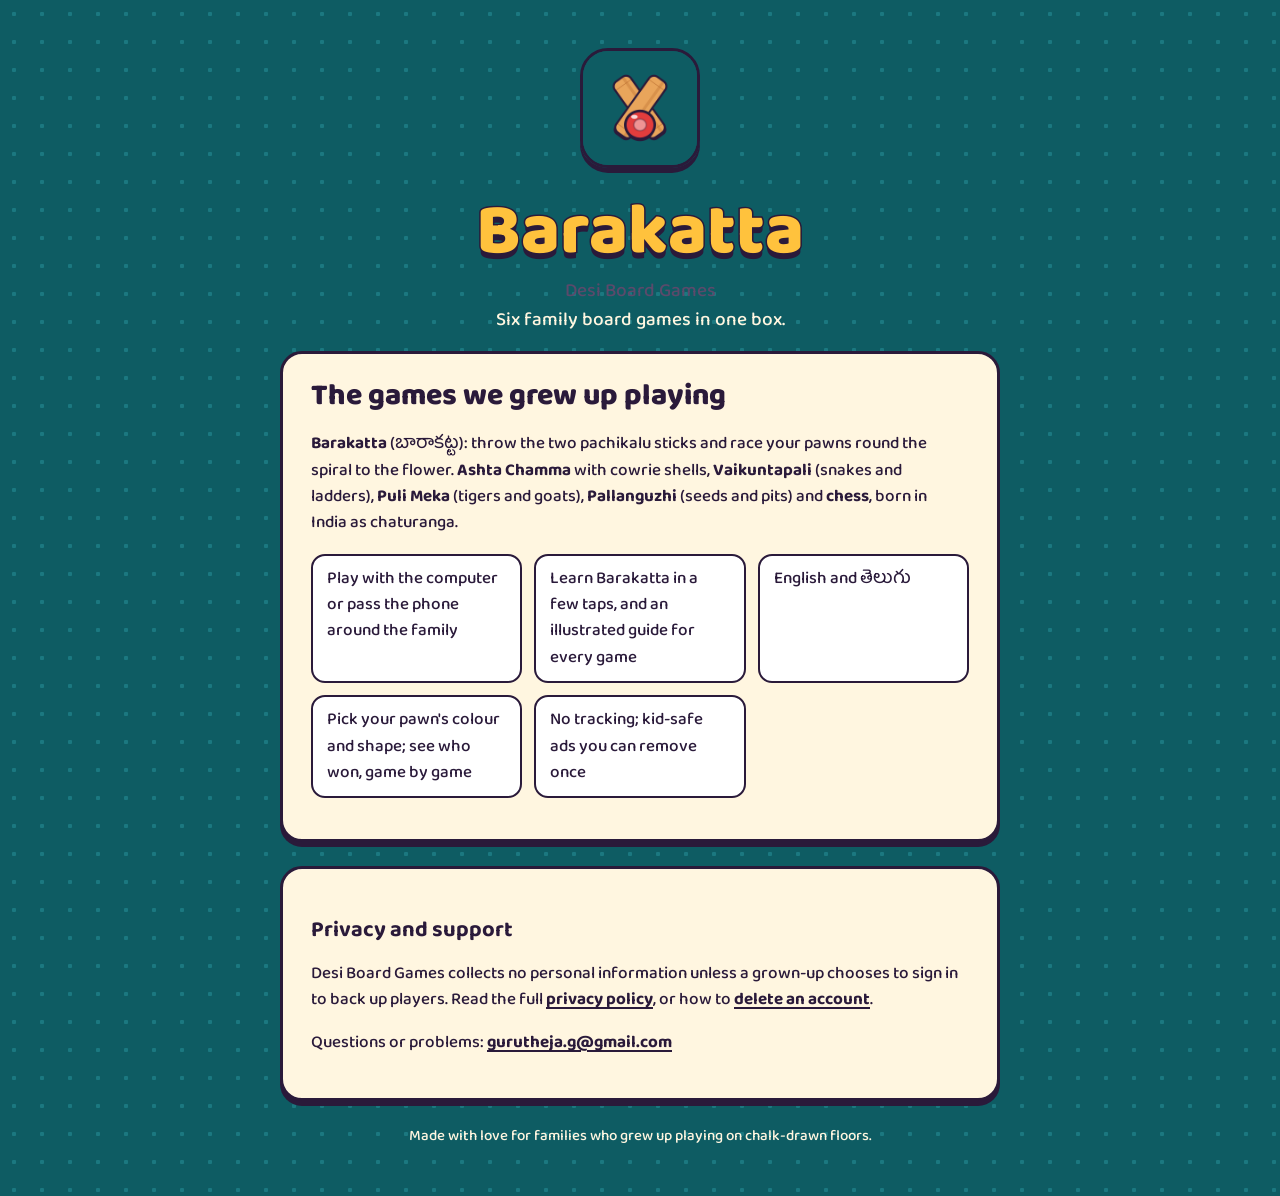
<file: index.html>
<!doctype html>
<html lang="en">
<head>
  <meta charset="utf-8">
  <meta name="viewport" content="width=device-width, initial-scale=1, viewport-fit=cover">
  <title>Barakatta: Desi Board Games</title>
  <meta name="description" content="Desi Board Games: six family board games in one box. Barakatta, Ashta Chamma, Vaikuntapali, Puli Meka, Pallanguzhi and chess.">
  <link rel="icon" href="icon.png">
  <link rel="preconnect" href="https://fonts.googleapis.com">
  <link rel="preconnect" href="https://fonts.gstatic.com" crossorigin>
  <link rel="stylesheet" href="https://fonts.googleapis.com/css2?family=Baloo+2:wght@500;700;800&family=Baloo+Tammudu+2:wght@500;700;800&display=swap">
  <link rel="stylesheet" href="style.css">
</head>
<body>
  <main>
    <header class="hero">
      <img src="icon.png" alt="Desi Board Games icon: two crossed pachikalu sticks, a chess knight, a red pawn and a tiger" width="120" height="120">
      <div class="wordmark">Barakatta</div>
      <p class="muted">Desi Board Games</p>
      <p>Six family board games in one box.</p>
    </header>

    <section class="card">
      <h1>The games we grew up playing</h1>
      <p><strong>Barakatta</strong> (బారాకట్ట): throw the two pachikalu sticks and race your pawns round the spiral to the flower. <strong>Ashta Chamma</strong> with cowrie shells, <strong>Vaikuntapali</strong> (snakes and ladders), <strong>Puli Meka</strong> (tigers and goats), <strong>Pallanguzhi</strong> (seeds and pits) and <strong>chess</strong>, born in India as chaturanga.</p>
      <ul class="facts">
        <li>Play with the computer or pass the phone around the family</li>
        <li>Learn Barakatta in a few taps, and an illustrated guide for every game</li>
        <li>English and తెలుగు</li>
        <li>Pick your pawn's colour and shape; see who won, game by game</li>
        <li>No tracking; kid-safe ads you can remove once</li>
      </ul>
    </section>

    <section class="card">
      <h2>Privacy and support</h2>
      <p>Desi Board Games collects no personal information unless a grown-up chooses to sign in to back up players. Read the full <a href="privacy.html">privacy policy</a>, or how to <a href="delete-account.html">delete an account</a>.</p>
      <p>Questions or problems: <a href="mailto:gurutheja.g@gmail.com">gurutheja.g@gmail.com</a></p>
    </section>

    <footer>Made with love for families who grew up playing on chalk-drawn floors.</footer>
  </main>
</body>
</html>
</file>
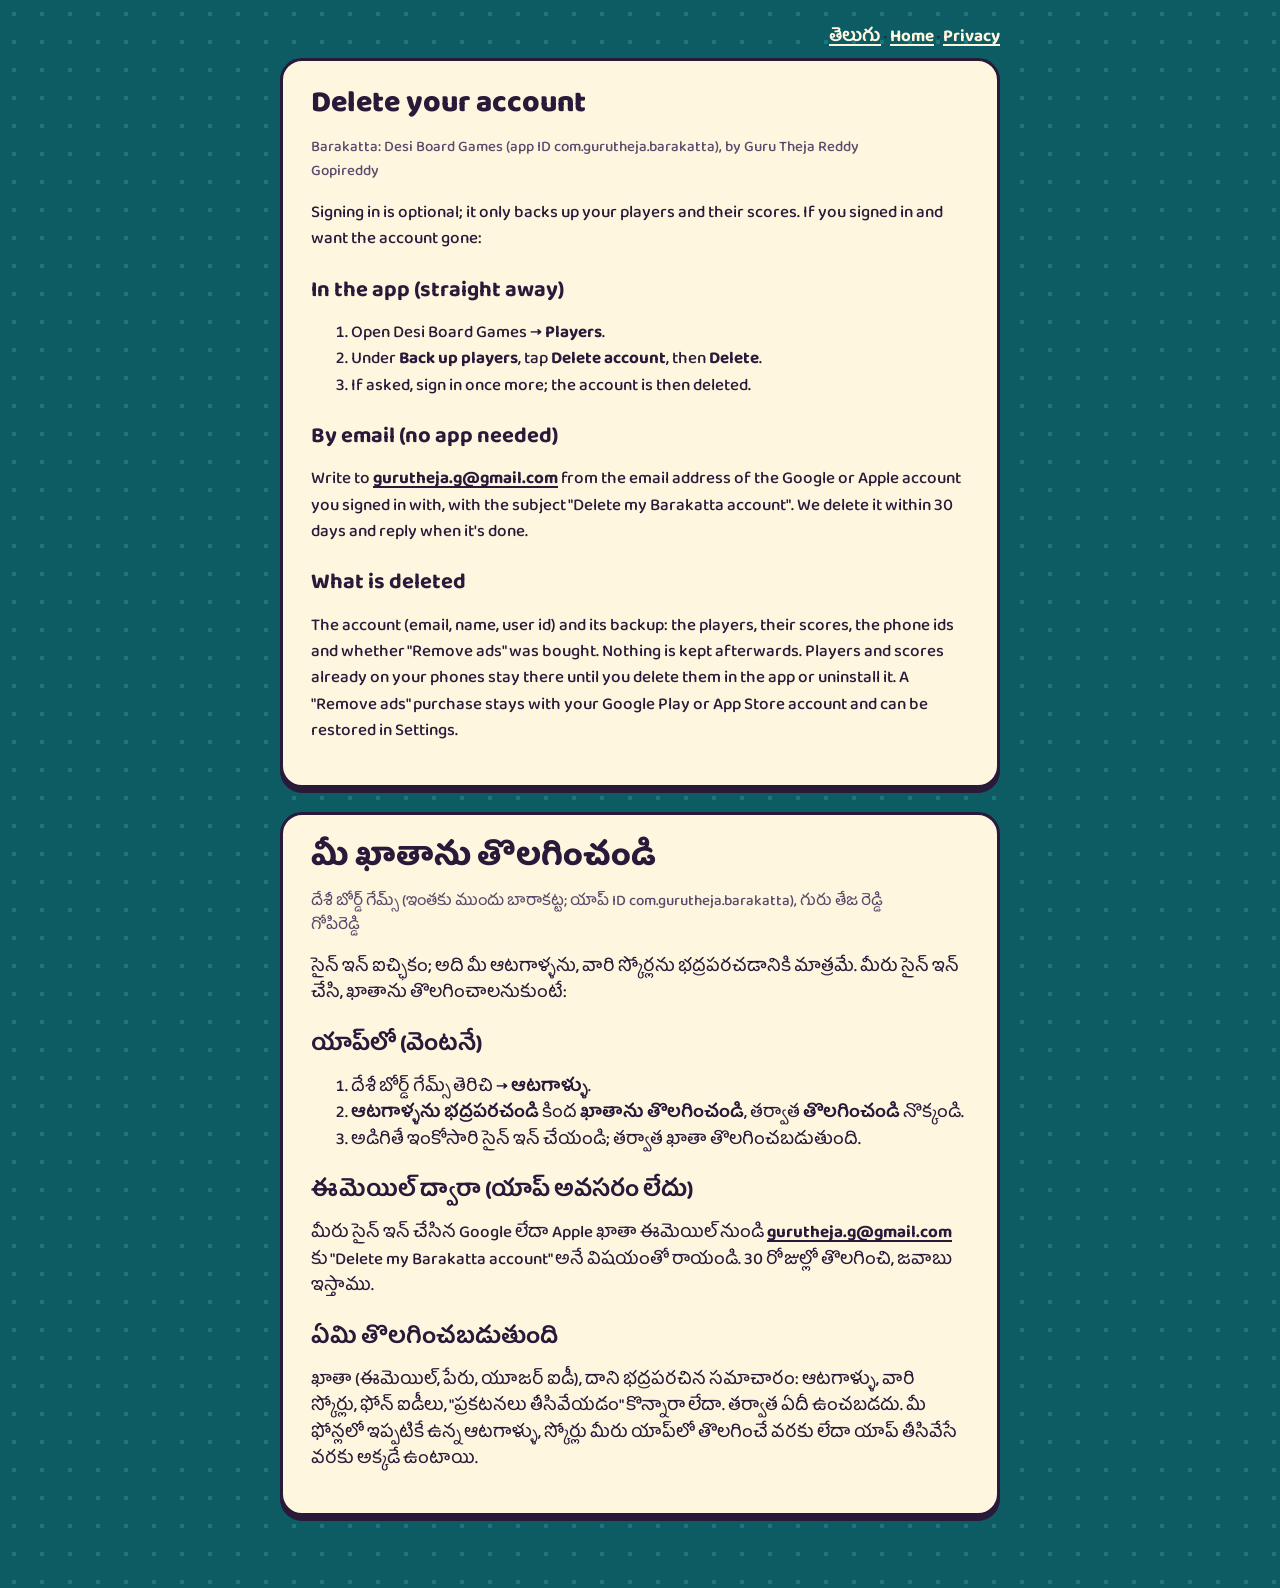
<file: delete-account.html>
<!doctype html>
<html lang="en">
<head>
  <meta charset="utf-8">
  <meta name="viewport" content="width=device-width, initial-scale=1, viewport-fit=cover">
  <title>Delete your Desi Board Games account</title>
  <meta name="description" content="How to delete your Desi Board Games account and its backup.">
  <link rel="icon" href="icon.png">
  <link rel="preconnect" href="https://fonts.googleapis.com">
  <link rel="preconnect" href="https://fonts.gstatic.com" crossorigin>
  <link rel="stylesheet" href="https://fonts.googleapis.com/css2?family=Baloo+2:wght@500;700;800&family=Baloo+Tammudu+2:wght@500;700;800&display=swap">
  <link rel="stylesheet" href="style.css">
</head>
<body>
  <main>
    <nav class="lang"><a href="#te" lang="te">తెలుగు</a> · <a href="index.html">Home</a> · <a href="privacy.html">Privacy</a></nav>

    <article class="card" id="en">
      <h1>Delete your account</h1>
      <p class="muted">Barakatta: Desi Board Games (app ID com.gurutheja.barakatta), by Guru Theja Reddy Gopireddy</p>
      <p>Signing in is optional; it only backs up your players and their scores. If you signed in and want the account gone:</p>
      <h2>In the app (straight away)</h2>
      <ol>
        <li>Open Desi Board Games → <strong>Players</strong>.</li>
        <li>Under <strong>Back up players</strong>, tap <strong>Delete account</strong>, then <strong>Delete</strong>.</li>
        <li>If asked, sign in once more; the account is then deleted.</li>
      </ol>
      <h2>By email (no app needed)</h2>
      <p>Write to <a href="mailto:gurutheja.g@gmail.com?subject=Delete%20my%20Desi%20Board%20Games%20account">gurutheja.g@gmail.com</a> from the email address of the Google or Apple account you signed in with, with the subject "Delete my Barakatta account". We delete it within 30 days and reply when it's done.</p>
      <h2>What is deleted</h2>
      <p>The account (email, name, user id) and its backup: the players, their scores, the phone ids and whether "Remove ads" was bought. Nothing is kept afterwards. Players and scores already on your phones stay there until you delete them in the app or uninstall it. A "Remove ads" purchase stays with your Google Play or App Store account and can be restored in Settings.</p>
    </article>

    <article class="card" id="te" lang="te">
      <h1>మీ ఖాతాను తొలగించండి</h1>
      <p class="muted">దేశీ బోర్డ్ గేమ్స్ (ఇంతకు ముందు బారాకట్ట; యాప్ ID com.gurutheja.barakatta), గురు తేజ రెడ్డి గోపిరెడ్డి</p>
      <p>సైన్ ఇన్ ఐచ్ఛికం; అది మీ ఆటగాళ్ళను, వారి స్కోర్లను భద్రపరచడానికి మాత్రమే. మీరు సైన్ ఇన్ చేసి, ఖాతాను తొలగించాలనుకుంటే:</p>
      <h2>యాప్‌లో (వెంటనే)</h2>
      <ol>
        <li>దేశీ బోర్డ్ గేమ్స్ తెరిచి → <strong>ఆటగాళ్ళు</strong>.</li>
        <li><strong>ఆటగాళ్ళను భద్రపరచండి</strong> కింద <strong>ఖాతాను తొలగించండి</strong>, తర్వాత <strong>తొలగించండి</strong> నొక్కండి.</li>
        <li>అడిగితే ఇంకోసారి సైన్ ఇన్ చేయండి; తర్వాత ఖాతా తొలగించబడుతుంది.</li>
      </ol>
      <h2>ఈమెయిల్ ద్వారా (యాప్ అవసరం లేదు)</h2>
      <p>మీరు సైన్ ఇన్ చేసిన Google లేదా Apple ఖాతా ఈమెయిల్ నుండి <a href="mailto:gurutheja.g@gmail.com?subject=Delete%20my%20Desi%20Board%20Games%20account">gurutheja.g@gmail.com</a> కు "Delete my Barakatta account" అనే విషయంతో రాయండి. 30 రోజుల్లో తొలగించి, జవాబు ఇస్తాము.</p>
      <h2>ఏమి తొలగించబడుతుంది</h2>
      <p>ఖాతా (ఈమెయిల్, పేరు, యూజర్ ఐడీ), దాని భద్రపరచిన సమాచారం: ఆటగాళ్ళు, వారి స్కోర్లు, ఫోన్ ఐడీలు, "ప్రకటనలు తీసివేయడం" కొన్నారా లేదా. తర్వాత ఏదీ ఉంచబడదు. మీ ఫోన్లలో ఇప్పటికే ఉన్న ఆటగాళ్ళు, స్కోర్లు మీరు యాప్‌లో తొలగించే వరకు లేదా యాప్ తీసివేసే వరకు అక్కడే ఉంటాయి.</p>
    </article>
  </main>
</body>
</html>
</file>
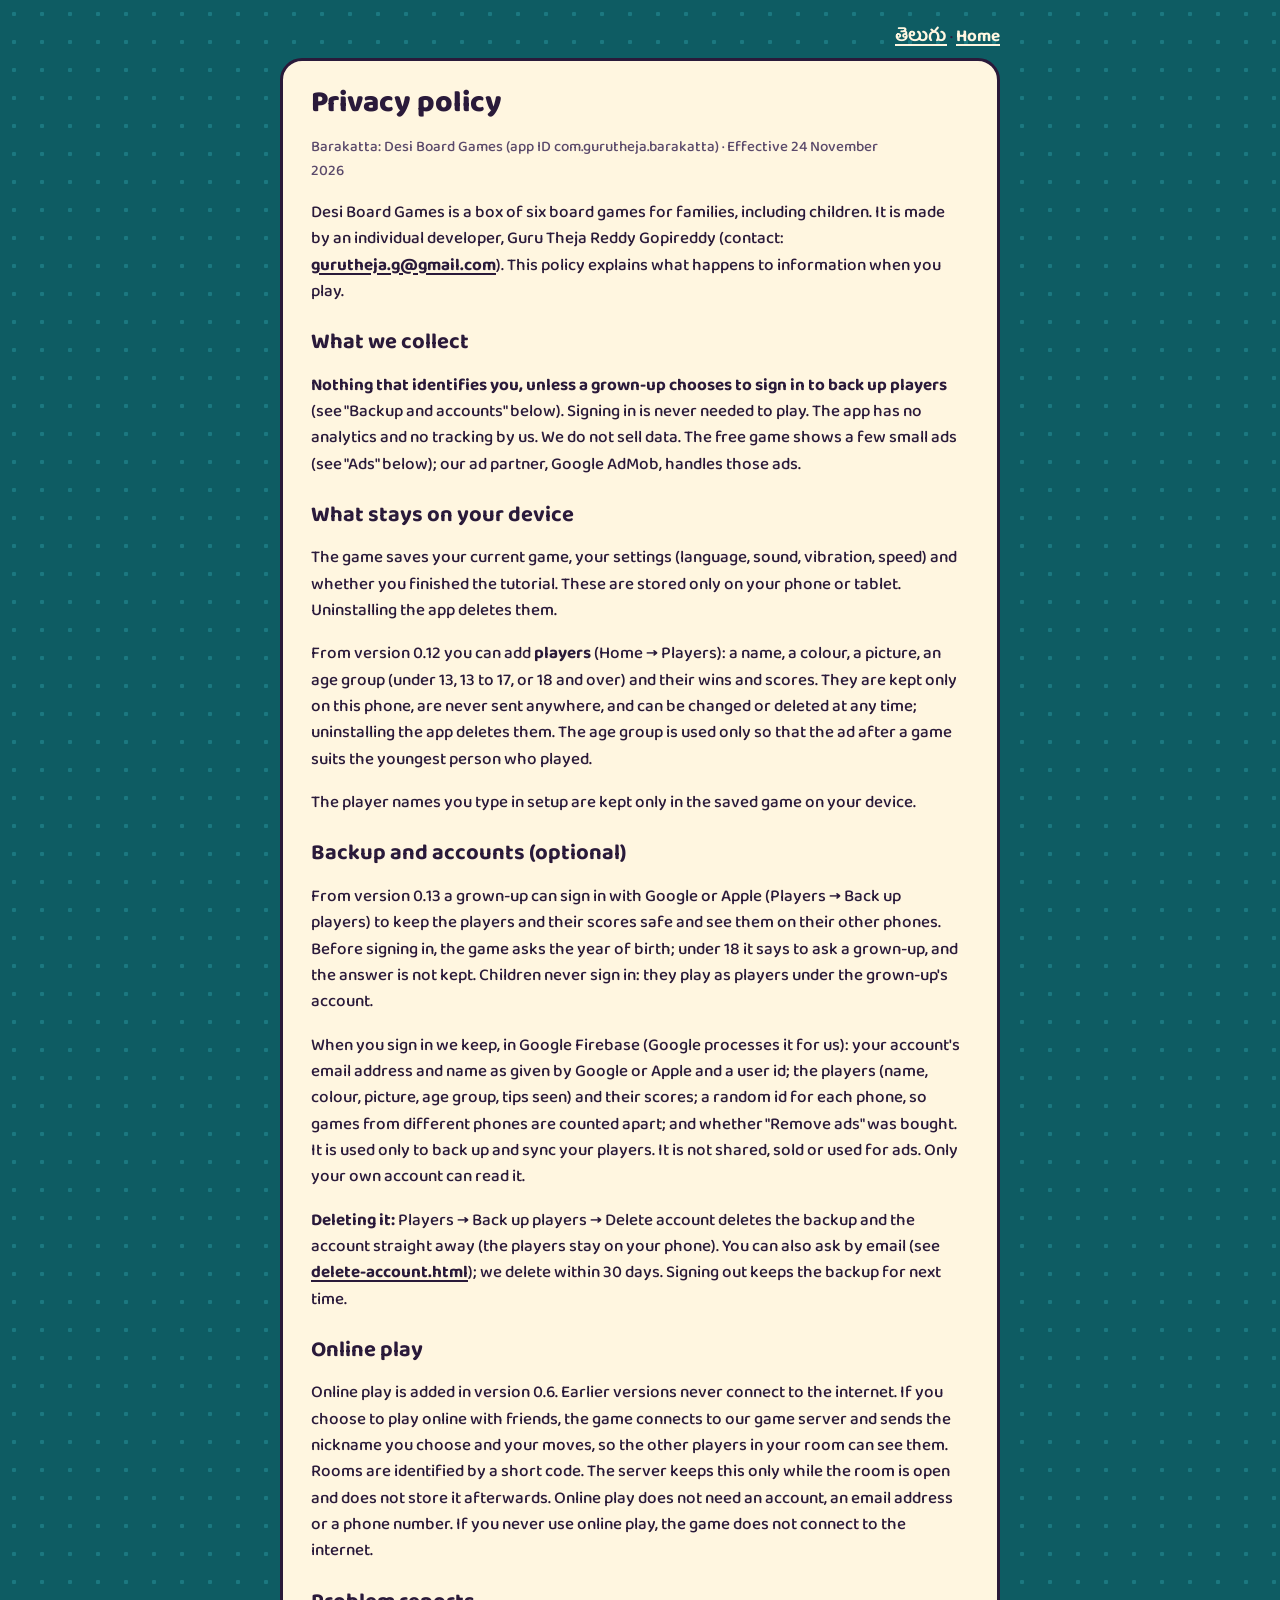
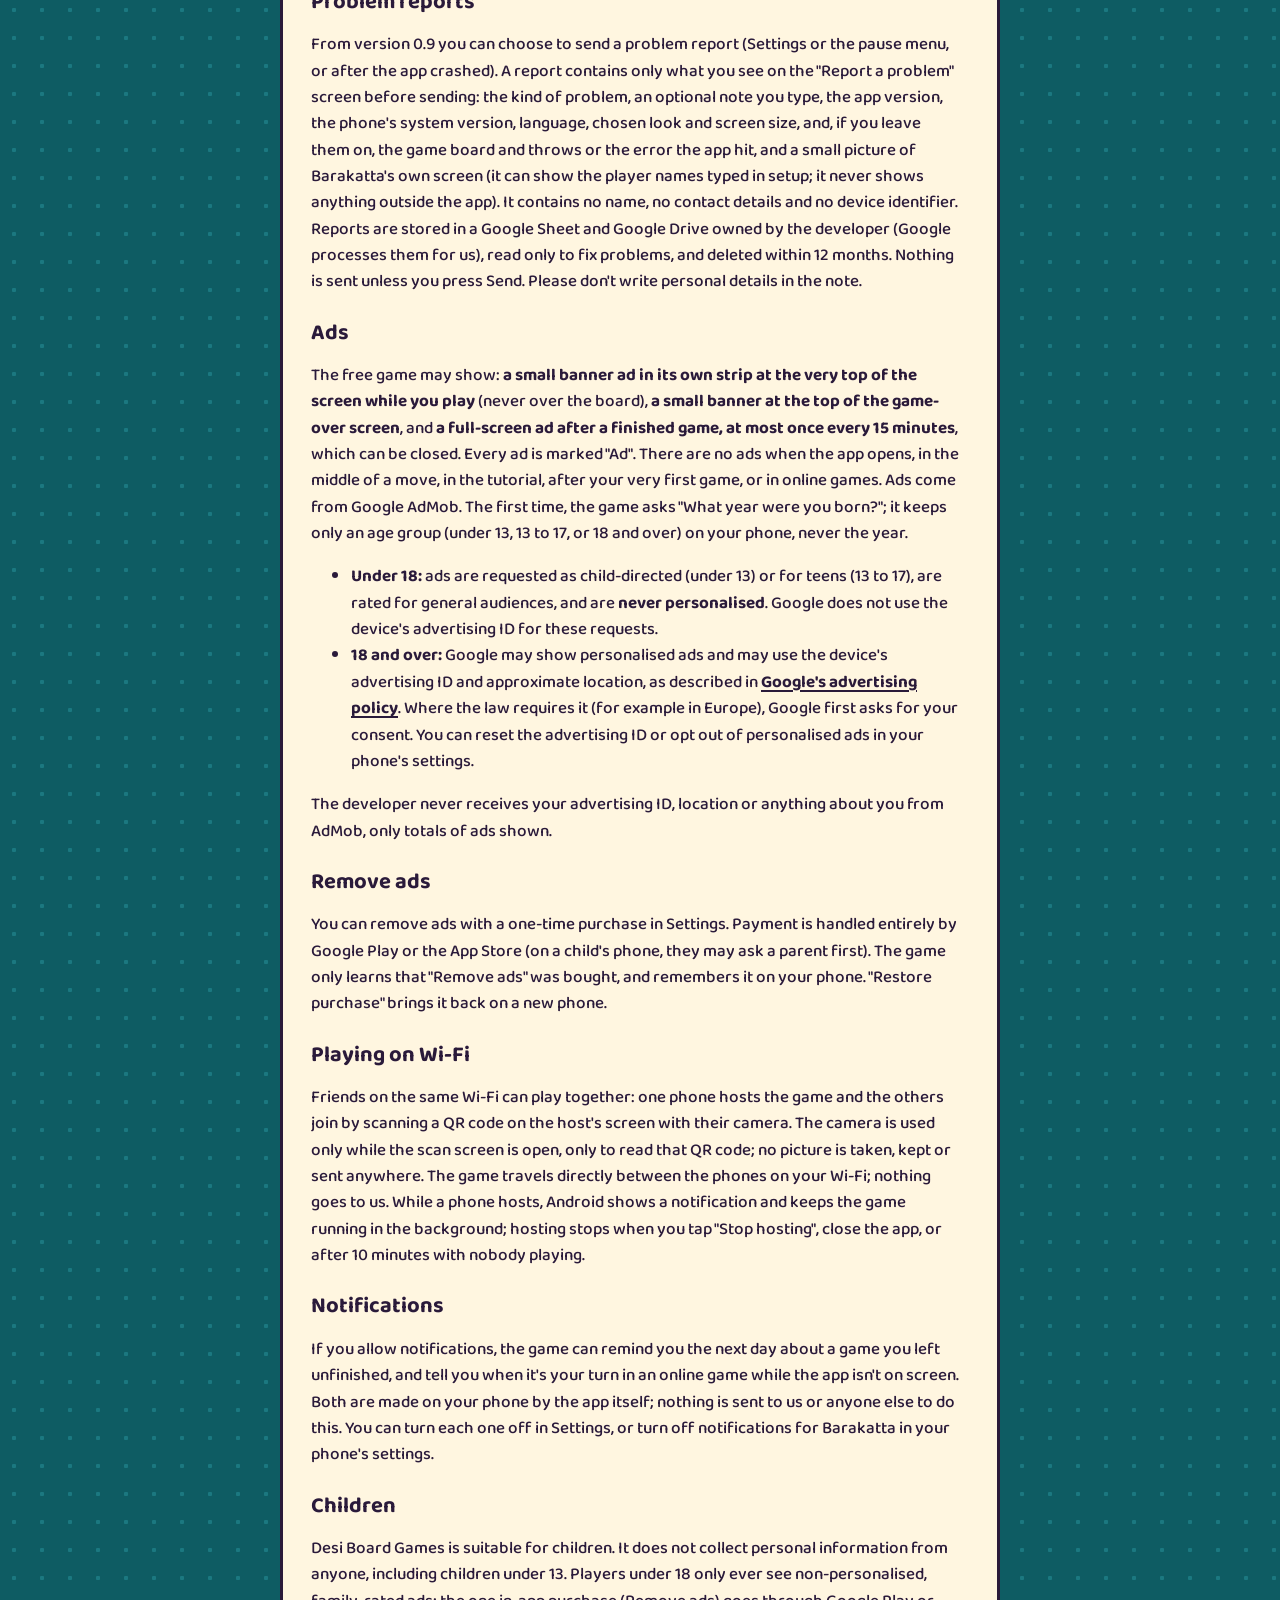
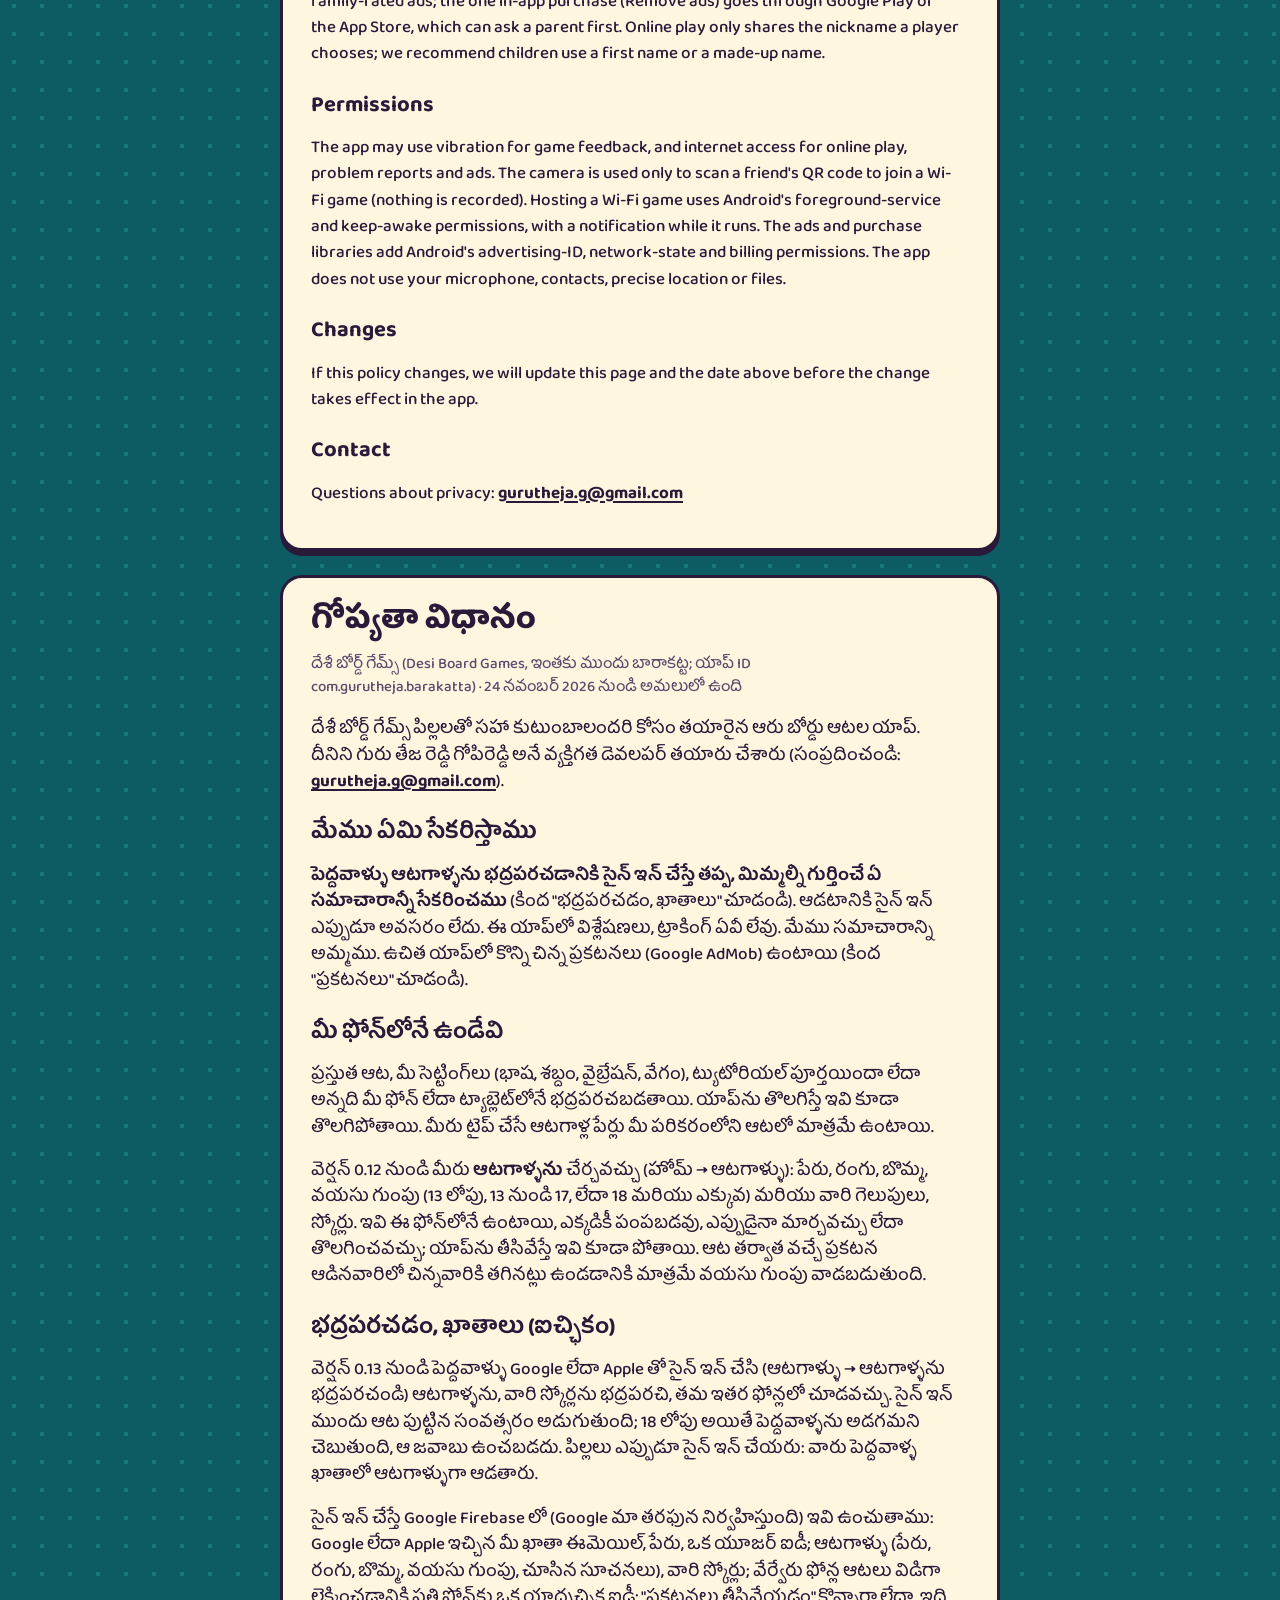
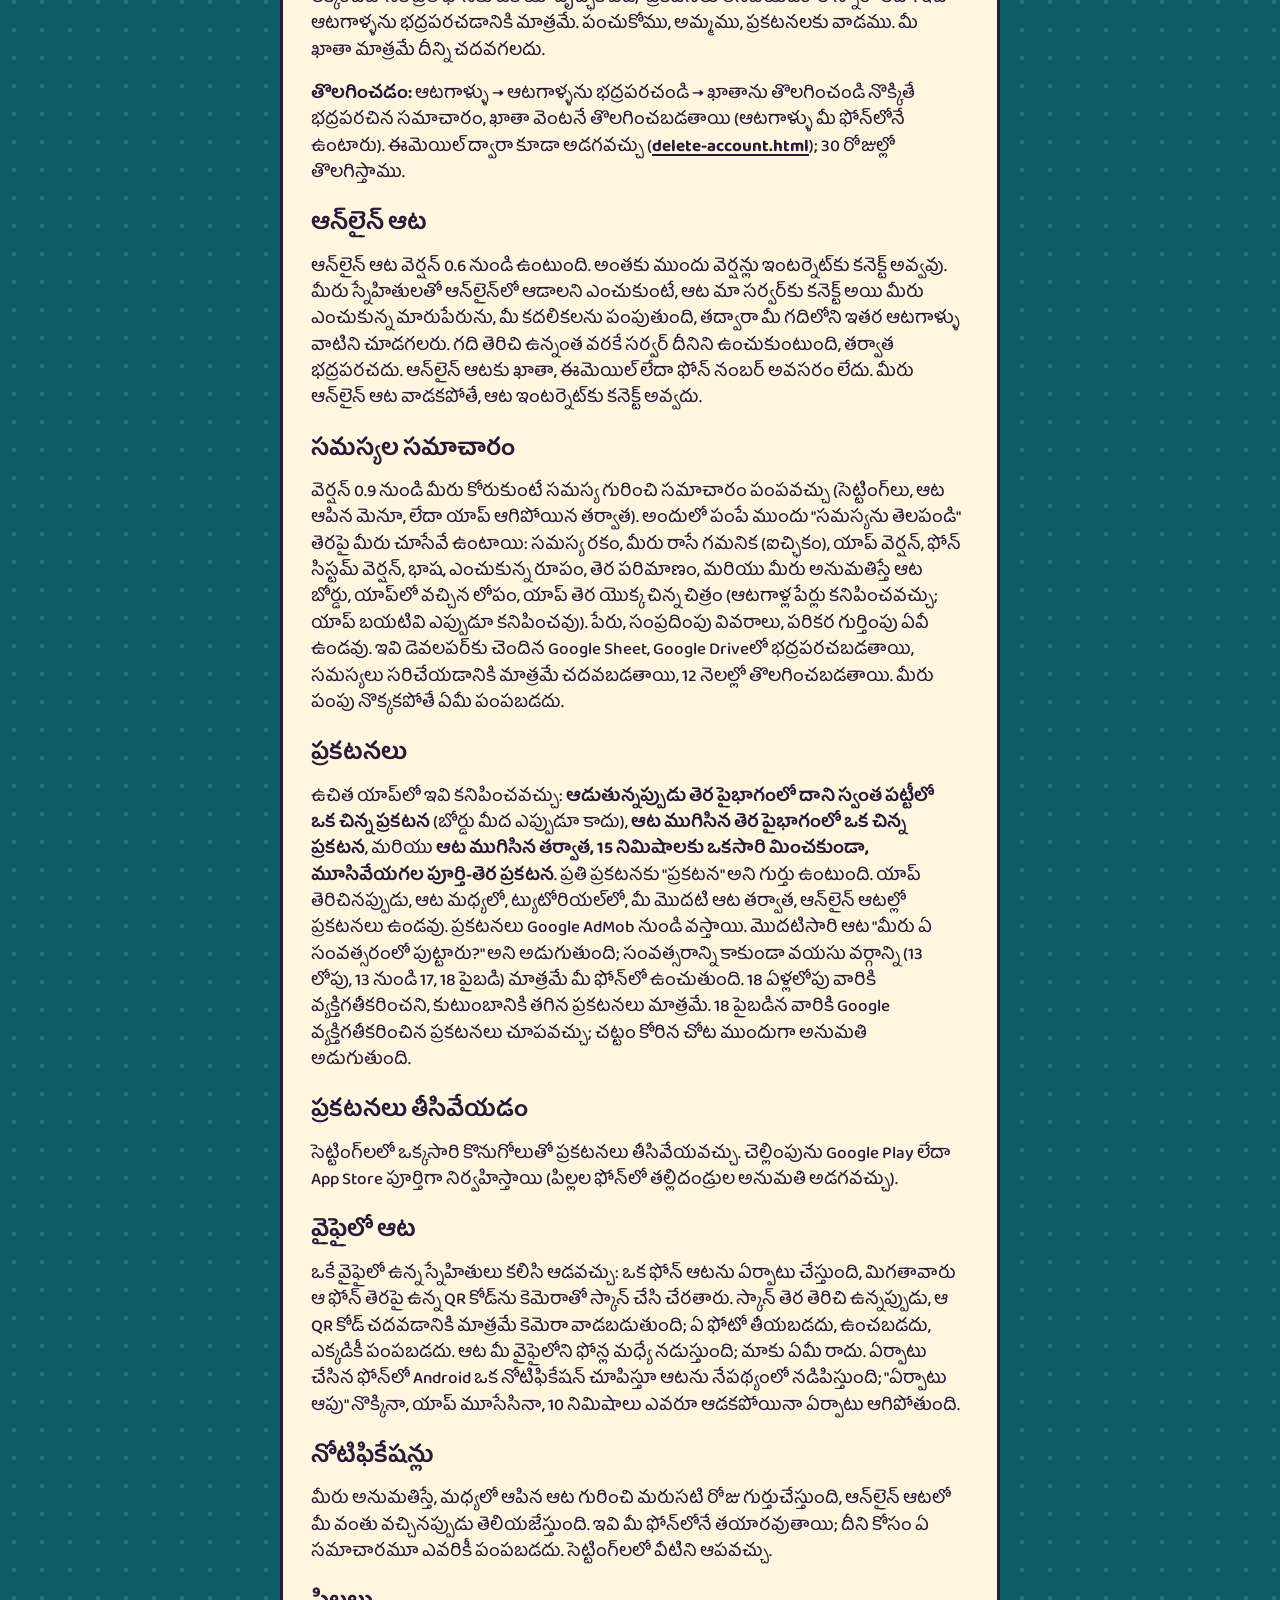
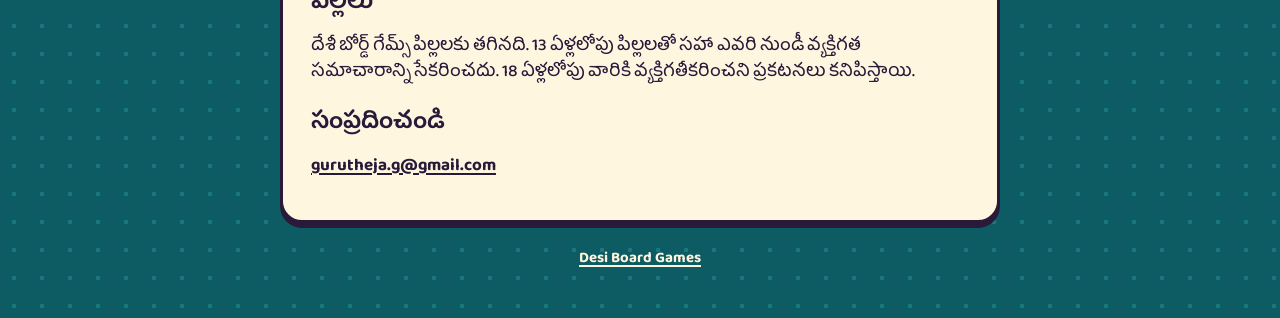
<file: privacy.html>
<!doctype html>
<html lang="en">
<head>
  <meta charset="utf-8">
  <meta name="viewport" content="width=device-width, initial-scale=1, viewport-fit=cover">
  <title>Barakatta: Desi Board Games Privacy Policy</title>
  <meta name="description" content="How the Desi Board Games app handles your information: nothing personal unless a grown-up chooses to sign in to back up players.">
  <link rel="icon" href="icon.png">
  <link rel="preconnect" href="https://fonts.googleapis.com">
  <link rel="preconnect" href="https://fonts.gstatic.com" crossorigin>
  <link rel="stylesheet" href="https://fonts.googleapis.com/css2?family=Baloo+2:wght@500;700;800&family=Baloo+Tammudu+2:wght@500;700;800&display=swap">
  <link rel="stylesheet" href="style.css">
</head>
<body>
  <main>
    <nav class="lang"><a href="#te" lang="te">తెలుగు</a> · <a href="index.html">Home</a></nav>

    <article class="card" id="en">
      <h1>Privacy policy</h1>
      <p class="muted">Barakatta: Desi Board Games (app ID com.gurutheja.barakatta) · Effective 24 November 2026</p>

      <p>Desi Board Games is a box of six board games for families, including children. It is made by an individual developer, Guru Theja Reddy Gopireddy (contact: <a href="mailto:gurutheja.g@gmail.com">gurutheja.g@gmail.com</a>). This policy explains what happens to information when you play.</p>

      <h2>What we collect</h2>
      <p><strong>Nothing that identifies you, unless a grown-up chooses to sign in to back up players</strong> (see "Backup and accounts" below). Signing in is never needed to play. The app has no analytics and no tracking by us. We do not sell data. The free game shows a few small ads (see "Ads" below); our ad partner, Google AdMob, handles those ads.</p>

      <h2>What stays on your device</h2>
      <p>The game saves your current game, your settings (language, sound, vibration, speed) and whether you finished the tutorial. These are stored only on your phone or tablet. Uninstalling the app deletes them.</p>
      <p>From version 0.12 you can add <strong>players</strong> (Home → Players): a name, a colour, a picture, an age group (under 13, 13 to 17, or 18 and over) and their wins and scores. They are kept only on this phone, are never sent anywhere, and can be changed or deleted at any time; uninstalling the app deletes them. The age group is used only so that the ad after a game suits the youngest person who played.</p>
      <p>The player names you type in setup are kept only in the saved game on your device.</p>

      <h2>Backup and accounts (optional)</h2>
      <p>From version 0.13 a grown-up can sign in with Google or Apple (Players → Back up players) to keep the players and their scores safe and see them on their other phones. Before signing in, the game asks the year of birth; under 18 it says to ask a grown-up, and the answer is not kept. Children never sign in: they play as players under the grown-up's account.</p>
      <p>When you sign in we keep, in Google Firebase (Google processes it for us): your account's email address and name as given by Google or Apple and a user id; the players (name, colour, picture, age group, tips seen) and their scores; a random id for each phone, so games from different phones are counted apart; and whether "Remove ads" was bought. It is used only to back up and sync your players. It is not shared, sold or used for ads. Only your own account can read it.</p>
      <p><strong>Deleting it:</strong> Players → Back up players → Delete account deletes the backup and the account straight away (the players stay on your phone). You can also ask by email (see <a href="delete-account.html">delete-account.html</a>); we delete within 30 days. Signing out keeps the backup for next time.</p>

      <h2>Online play</h2>
      <p>Online play is added in version 0.6. Earlier versions never connect to the internet. If you choose to play online with friends, the game connects to our game server and sends the nickname you choose and your moves, so the other players in your room can see them. Rooms are identified by a short code. The server keeps this only while the room is open and does not store it afterwards. Online play does not need an account, an email address or a phone number. If you never use online play, the game does not connect to the internet.</p>

      <h2>Problem reports</h2>
      <p>From version 0.9 you can choose to send a problem report (Settings or the pause menu, or after the app crashed). A report contains only what you see on the "Report a problem" screen before sending: the kind of problem, an optional note you type, the app version, the phone's system version, language, chosen look and screen size, and, if you leave them on, the game board and throws or the error the app hit, and a small picture of Barakatta's own screen (it can show the player names typed in setup; it never shows anything outside the app). It contains no name, no contact details and no device identifier. Reports are stored in a Google Sheet and Google Drive owned by the developer (Google processes them for us), read only to fix problems, and deleted within 12 months. Nothing is sent unless you press Send. Please don't write personal details in the note.</p>
      <h2>Ads</h2>
      <p>The free game may show: <strong>a small banner ad in its own strip at the very top of the screen while you play</strong> (never over the board), <strong>a small banner at the top of the game-over screen</strong>, and <strong>a full-screen ad after a finished game, at most once every 15 minutes</strong>, which can be closed. Every ad is marked "Ad". There are no ads when the app opens, in the middle of a move, in the tutorial, after your very first game, or in online games. Ads come from Google AdMob. The first time, the game asks "What year were you born?"; it keeps only an age group (under 13, 13 to 17, or 18 and over) on your phone, never the year.</p>
      <ul>
        <li><strong>Under 18:</strong> ads are requested as child-directed (under 13) or for teens (13 to 17), are rated for general audiences, and are <strong>never personalised</strong>. Google does not use the device's advertising ID for these requests.</li>
        <li><strong>18 and over:</strong> Google may show personalised ads and may use the device's advertising ID and approximate location, as described in <a href="https://policies.google.com/technologies/ads">Google's advertising policy</a>. Where the law requires it (for example in Europe), Google first asks for your consent. You can reset the advertising ID or opt out of personalised ads in your phone's settings.</li>
      </ul>
      <p>The developer never receives your advertising ID, location or anything about you from AdMob, only totals of ads shown.</p>

      <h2>Remove ads</h2>
      <p>You can remove ads with a one-time purchase in Settings. Payment is handled entirely by Google Play or the App Store (on a child's phone, they may ask a parent first). The game only learns that "Remove ads" was bought, and remembers it on your phone. "Restore purchase" brings it back on a new phone.</p>

      <h2>Playing on Wi-Fi</h2>
      <p>Friends on the same Wi-Fi can play together: one phone hosts the game and the others join by scanning a QR code on the host's screen with their camera. The camera is used only while the scan screen is open, only to read that QR code; no picture is taken, kept or sent anywhere. The game travels directly between the phones on your Wi-Fi; nothing goes to us. While a phone hosts, Android shows a notification and keeps the game running in the background; hosting stops when you tap "Stop hosting", close the app, or after 10 minutes with nobody playing.</p>

      <h2>Notifications</h2>
      <p>If you allow notifications, the game can remind you the next day about a game you left unfinished, and tell you when it's your turn in an online game while the app isn't on screen. Both are made on your phone by the app itself; nothing is sent to us or anyone else to do this. You can turn each one off in Settings, or turn off notifications for Barakatta in your phone's settings.</p>

      <h2>Children</h2>
      <p>Desi Board Games is suitable for children. It does not collect personal information from anyone, including children under 13. Players under 18 only ever see non-personalised, family-rated ads; the one in-app purchase (Remove ads) goes through Google Play or the App Store, which can ask a parent first. Online play only shares the nickname a player chooses; we recommend children use a first name or a made-up name.</p>

      <h2>Permissions</h2>
      <p>The app may use vibration for game feedback, and internet access for online play, problem reports and ads. The camera is used only to scan a friend's QR code to join a Wi-Fi game (nothing is recorded). Hosting a Wi-Fi game uses Android's foreground-service and keep-awake permissions, with a notification while it runs. The ads and purchase libraries add Android's advertising-ID, network-state and billing permissions. The app does not use your microphone, contacts, precise location or files.</p>

      <h2>Changes</h2>
      <p>If this policy changes, we will update this page and the date above before the change takes effect in the app.</p>

      <h2>Contact</h2>
      <p>Questions about privacy: <a href="mailto:gurutheja.g@gmail.com">gurutheja.g@gmail.com</a></p>
    </article>

    <article class="card" id="te" lang="te">
      <h1>గోప్యతా విధానం</h1>
      <p class="muted">దేశీ బోర్డ్ గేమ్స్ (Desi Board Games, ఇంతకు ముందు బారాకట్ట; యాప్ ID com.gurutheja.barakatta) · 24 నవంబర్ 2026 నుండి అమలులో ఉంది</p>

      <p>దేశీ బోర్డ్ గేమ్స్ పిల్లలతో సహా కుటుంబాలందరి కోసం తయారైన ఆరు బోర్డు ఆటల యాప్. దీనిని గురు తేజ రెడ్డి గోపిరెడ్డి అనే వ్యక్తిగత డెవలపర్ తయారు చేశారు (సంప్రదించండి: <a href="mailto:gurutheja.g@gmail.com">gurutheja.g@gmail.com</a>).</p>

      <h2>మేము ఏమి సేకరిస్తాము</h2>
      <p><strong>పెద్దవాళ్ళు ఆటగాళ్ళను భద్రపరచడానికి సైన్ ఇన్ చేస్తే తప్ప, మిమ్మల్ని గుర్తించే ఏ సమాచారాన్నీ సేకరించము</strong> (కింద "భద్రపరచడం, ఖాతాలు" చూడండి). ఆడటానికి సైన్ ఇన్ ఎప్పుడూ అవసరం లేదు. ఈ యాప్‌లో విశ్లేషణలు, ట్రాకింగ్ ఏవీ లేవు. మేము సమాచారాన్ని అమ్మము. ఉచిత యాప్‌లో కొన్ని చిన్న ప్రకటనలు (Google AdMob) ఉంటాయి (కింద "ప్రకటనలు" చూడండి).</p>

      <h2>మీ ఫోన్‌లోనే ఉండేవి</h2>
      <p>ప్రస్తుత ఆట, మీ సెట్టింగ్‌లు (భాష, శబ్దం, వైబ్రేషన్, వేగం), ట్యుటోరియల్ పూర్తయిందా లేదా అన్నది మీ ఫోన్ లేదా ట్యాబ్లెట్‌లోనే భద్రపరచబడతాయి. యాప్‌ను తొలగిస్తే ఇవి కూడా తొలగిపోతాయి. మీరు టైప్ చేసే ఆటగాళ్ల పేర్లు మీ పరికరంలోని ఆటలో మాత్రమే ఉంటాయి.</p>
      <p>వెర్షన్ 0.12 నుండి మీరు <strong>ఆటగాళ్ళను</strong> చేర్చవచ్చు (హోమ్ → ఆటగాళ్ళు): పేరు, రంగు, బొమ్మ, వయసు గుంపు (13 లోపు, 13 నుండి 17, లేదా 18 మరియు ఎక్కువ) మరియు వారి గెలుపులు, స్కోర్లు. ఇవి ఈ ఫోన్‌లోనే ఉంటాయి, ఎక్కడికీ పంపబడవు, ఎప్పుడైనా మార్చవచ్చు లేదా తొలగించవచ్చు; యాప్‌ను తీసివేస్తే ఇవి కూడా పోతాయి. ఆట తర్వాత వచ్చే ప్రకటన ఆడినవారిలో చిన్నవారికి తగినట్లు ఉండడానికి మాత్రమే వయసు గుంపు వాడబడుతుంది.</p>

      <h2>భద్రపరచడం, ఖాతాలు (ఐచ్ఛికం)</h2>
      <p>వెర్షన్ 0.13 నుండి పెద్దవాళ్ళు Google లేదా Apple తో సైన్ ఇన్ చేసి (ఆటగాళ్ళు → ఆటగాళ్ళను భద్రపరచండి) ఆటగాళ్ళను, వారి స్కోర్లను భద్రపరచి, తమ ఇతర ఫోన్లలో చూడవచ్చు. సైన్ ఇన్ ముందు ఆట పుట్టిన సంవత్సరం అడుగుతుంది; 18 లోపు అయితే పెద్దవాళ్ళను అడగమని చెబుతుంది, ఆ జవాబు ఉంచబడదు. పిల్లలు ఎప్పుడూ సైన్ ఇన్ చేయరు: వారు పెద్దవాళ్ళ ఖాతాలో ఆటగాళ్ళుగా ఆడతారు.</p>
      <p>సైన్ ఇన్ చేస్తే Google Firebase లో (Google మా తరఫున నిర్వహిస్తుంది) ఇవి ఉంచుతాము: Google లేదా Apple ఇచ్చిన మీ ఖాతా ఈమెయిల్, పేరు, ఒక యూజర్ ఐడీ; ఆటగాళ్ళు (పేరు, రంగు, బొమ్మ, వయసు గుంపు, చూసిన సూచనలు), వారి స్కోర్లు; వేర్వేరు ఫోన్ల ఆటలు విడిగా లెక్కించడానికి ప్రతి ఫోన్‌కు ఒక యాదృచ్ఛిక ఐడీ; "ప్రకటనలు తీసివేయడం" కొన్నారా లేదా. ఇది ఆటగాళ్ళను భద్రపరచడానికి మాత్రమే. పంచుకోము, అమ్మము, ప్రకటనలకు వాడము. మీ ఖాతా మాత్రమే దీన్ని చదవగలదు.</p>
      <p><strong>తొలగించడం:</strong> ఆటగాళ్ళు → ఆటగాళ్ళను భద్రపరచండి → ఖాతాను తొలగించండి నొక్కితే భద్రపరచిన సమాచారం, ఖాతా వెంటనే తొలగించబడతాయి (ఆటగాళ్ళు మీ ఫోన్‌లోనే ఉంటారు). ఈమెయిల్ ద్వారా కూడా అడగవచ్చు (<a href="delete-account.html">delete-account.html</a>); 30 రోజుల్లో తొలగిస్తాము.</p>

      <h2>ఆన్‌లైన్ ఆట</h2>
      <p>ఆన్‌లైన్ ఆట వెర్షన్ 0.6 నుండి ఉంటుంది. అంతకు ముందు వెర్షన్లు ఇంటర్నెట్‌కు కనెక్ట్ అవ్వవు. మీరు స్నేహితులతో ఆన్‌లైన్‌లో ఆడాలని ఎంచుకుంటే, ఆట మా సర్వర్‌కు కనెక్ట్ అయి మీరు ఎంచుకున్న మారుపేరును, మీ కదలికలను పంపుతుంది, తద్వారా మీ గదిలోని ఇతర ఆటగాళ్ళు వాటిని చూడగలరు. గది తెరిచి ఉన్నంత వరకే సర్వర్ దీనిని ఉంచుకుంటుంది, తర్వాత భద్రపరచదు. ఆన్‌లైన్ ఆటకు ఖాతా, ఈమెయిల్ లేదా ఫోన్ నంబర్ అవసరం లేదు. మీరు ఆన్‌లైన్ ఆట వాడకపోతే, ఆట ఇంటర్నెట్‌కు కనెక్ట్ అవ్వదు.</p>

      <h2>సమస్యల సమాచారం</h2>
      <p>వెర్షన్ 0.9 నుండి మీరు కోరుకుంటే సమస్య గురించి సమాచారం పంపవచ్చు (సెట్టింగ్‌లు, ఆట ఆపిన మెనూ, లేదా యాప్ ఆగిపోయిన తర్వాత). అందులో పంపే ముందు "సమస్యను తెలపండి" తెరపై మీరు చూసేవే ఉంటాయి: సమస్య రకం, మీరు రాసే గమనిక (ఐచ్ఛికం), యాప్ వెర్షన్, ఫోన్ సిస్టమ్ వెర్షన్, భాష, ఎంచుకున్న రూపం, తెర పరిమాణం, మరియు మీరు అనుమతిస్తే ఆట బోర్డు, యాప్‌లో వచ్చిన లోపం, యాప్ తెర యొక్క చిన్న చిత్రం (ఆటగాళ్ల పేర్లు కనిపించవచ్చు; యాప్ బయటివి ఎప్పుడూ కనిపించవు). పేరు, సంప్రదింపు వివరాలు, పరికర గుర్తింపు ఏవీ ఉండవు. ఇవి డెవలపర్‌కు చెందిన Google Sheet, Google Driveలో భద్రపరచబడతాయి, సమస్యలు సరిచేయడానికి మాత్రమే చదవబడతాయి, 12 నెలల్లో తొలగించబడతాయి. మీరు పంపు నొక్కకపోతే ఏమీ పంపబడదు.</p>
      <h2>ప్రకటనలు</h2>
      <p>ఉచిత యాప్‌లో ఇవి కనిపించవచ్చు: <strong>ఆడుతున్నప్పుడు తెర పైభాగంలో దాని స్వంత పట్టీలో ఒక చిన్న ప్రకటన</strong> (బోర్డు మీద ఎప్పుడూ కాదు), <strong>ఆట ముగిసిన తెర పైభాగంలో ఒక చిన్న ప్రకటన</strong>, మరియు <strong>ఆట ముగిసిన తర్వాత, 15 నిమిషాలకు ఒకసారి మించకుండా, మూసివేయగల పూర్తి-తెర ప్రకటన</strong>. ప్రతి ప్రకటనకు "ప్రకటన" అని గుర్తు ఉంటుంది. యాప్ తెరిచినప్పుడు, ఆట మధ్యలో, ట్యుటోరియల్‌లో, మీ మొదటి ఆట తర్వాత, ఆన్‌లైన్ ఆటల్లో ప్రకటనలు ఉండవు. ప్రకటనలు Google AdMob నుండి వస్తాయి. మొదటిసారి ఆట "మీరు ఏ సంవత్సరంలో పుట్టారు?" అని అడుగుతుంది; సంవత్సరాన్ని కాకుండా వయసు వర్గాన్ని (13 లోపు, 13 నుండి 17, 18 పైబడి) మాత్రమే మీ ఫోన్‌లో ఉంచుతుంది. 18 ఏళ్లలోపు వారికి వ్యక్తిగతీకరించని, కుటుంబానికి తగిన ప్రకటనలు మాత్రమే. 18 పైబడిన వారికి Google వ్యక్తిగతీకరించిన ప్రకటనలు చూపవచ్చు; చట్టం కోరిన చోట ముందుగా అనుమతి అడుగుతుంది.</p>

      <h2>ప్రకటనలు తీసివేయడం</h2>
      <p>సెట్టింగ్‌లలో ఒక్కసారి కొనుగోలుతో ప్రకటనలు తీసివేయవచ్చు. చెల్లింపును Google Play లేదా App Store పూర్తిగా నిర్వహిస్తాయి (పిల్లల ఫోన్‌లో తల్లిదండ్రుల అనుమతి అడగవచ్చు).</p>

      <h2>వైఫైలో ఆట</h2>
      <p>ఒకే వైఫైలో ఉన్న స్నేహితులు కలిసి ఆడవచ్చు: ఒక ఫోన్ ఆటను ఏర్పాటు చేస్తుంది, మిగతావారు ఆ ఫోన్ తెరపై ఉన్న QR కోడ్‌ను కెమెరాతో స్కాన్ చేసి చేరతారు. స్కాన్ తెర తెరిచి ఉన్నప్పుడు, ఆ QR కోడ్ చదవడానికి మాత్రమే కెమెరా వాడబడుతుంది; ఏ ఫోటో తీయబడదు, ఉంచబడదు, ఎక్కడికీ పంపబడదు. ఆట మీ వైఫైలోని ఫోన్ల మధ్యే నడుస్తుంది; మాకు ఏమీ రాదు. ఏర్పాటు చేసిన ఫోన్‌లో Android ఒక నోటిఫికేషన్ చూపిస్తూ ఆటను నేపథ్యంలో నడిపిస్తుంది; "ఏర్పాటు ఆపు" నొక్కినా, యాప్ మూసేసినా, 10 నిమిషాలు ఎవరూ ఆడకపోయినా ఏర్పాటు ఆగిపోతుంది.</p>

      <h2>నోటిఫికేషన్లు</h2>
      <p>మీరు అనుమతిస్తే, మధ్యలో ఆపిన ఆట గురించి మరుసటి రోజు గుర్తుచేస్తుంది, ఆన్‌లైన్ ఆటలో మీ వంతు వచ్చినప్పుడు తెలియజేస్తుంది. ఇవి మీ ఫోన్‌లోనే తయారవుతాయి; దీని కోసం ఏ సమాచారమూ ఎవరికీ పంపబడదు. సెట్టింగ్‌లలో వీటిని ఆపవచ్చు.</p>

      <h2>పిల్లలు</h2>
      <p>దేశీ బోర్డ్ గేమ్స్ పిల్లలకు తగినది. 13 ఏళ్లలోపు పిల్లలతో సహా ఎవరి నుండీ వ్యక్తిగత సమాచారాన్ని సేకరించదు. 18 ఏళ్లలోపు వారికి వ్యక్తిగతీకరించని ప్రకటనలు కనిపిస్తాయి.</p>

      <h2>సంప్రదించండి</h2>
      <p><a href="mailto:gurutheja.g@gmail.com">gurutheja.g@gmail.com</a></p>
    </article>

    <footer><a href="index.html">Desi Board Games</a></footer>
  </main>
</body>
</html>
</file>
<file: style.css>
/* Barakatta site: the game's "Channapatna toy box" tokens (see docs/DESIGN.md).
   Single theme on purpose: the game always sits on its peacock-teal table. */
:root {
  --table: #0e5c63;
  --table-dots: #1b7880;
  --rice: #fff6e0;
  --ink: #2a1a3a;
  --ink-soft: #5b4a6b;
  --turmeric: #ffc23d;
  --kumkum: #e23d3d;
  --sticker: 0 5px 0 var(--ink);
  color-scheme: light;
}

* { box-sizing: border-box; }

html { background: var(--table); }

body {
  margin: 0;
  min-height: 100vh;
  color: var(--ink);
  font: 500 17px/1.55 'Baloo 2', 'Baloo Tammudu 2', system-ui, sans-serif;
  background:
    radial-gradient(var(--table-dots) 2px, transparent 2.5px) 0 0 / 28px 28px,
    var(--table);
  padding: 24px max(16px, env(safe-area-inset-left)) 48px max(16px, env(safe-area-inset-right));
}

main { max-width: 720px; margin: 0 auto; }

.card {
  background: var(--rice);
  border: 3px solid var(--ink);
  border-radius: 22px;
  box-shadow: var(--sticker);
  padding: 24px 28px;
  margin-bottom: 24px;
}

.hero { text-align: center; color: var(--rice); padding: 24px 0 16px; }
.hero img { width: 120px; height: 120px; border-radius: 28px; border: 3px solid var(--ink); box-shadow: var(--sticker); }
.wordmark {
  font-size: clamp(44px, 10vw, 72px);
  font-weight: 800;
  line-height: 1.1;
  margin: 16px 0 4px;
  color: var(--turmeric);
  -webkit-text-stroke: 3px var(--ink);
  paint-order: stroke fill;
  text-shadow: 0 6px 0 var(--ink);
}
.hero p { margin: 0 auto; max-width: 34ch; font-size: 19px; }

h1, h2 { line-height: 1.2; text-wrap: balance; }
h1 { font-size: 30px; font-weight: 800; margin: 0 0 8px; }
h2 { font-size: 22px; font-weight: 700; margin: 24px 0 8px; }
p, li { max-width: 65ch; }
.muted { color: var(--ink-soft); font-size: 15px; }

a { color: var(--ink); font-weight: 700; text-decoration-thickness: 2px; text-underline-offset: 3px; }
a:focus-visible { outline: 3px solid var(--turmeric); outline-offset: 3px; border-radius: 4px; }

.button {
  display: inline-block;
  background: var(--turmeric);
  border: 3px solid var(--ink);
  border-radius: 18px;
  box-shadow: var(--sticker);
  padding: 10px 22px;
  text-decoration: none;
  margin: 4px 6px 12px 0;
}

.facts { display: grid; grid-template-columns: repeat(auto-fit, minmax(180px, 1fr)); gap: 12px; padding: 0; list-style: none; }
.facts li { background: #fff; border: 2px solid var(--ink); border-radius: 14px; padding: 10px 14px; }

nav.lang { text-align: right; margin-bottom: 8px; }
nav.lang a { color: var(--rice); }

footer { text-align: center; color: var(--rice); font-size: 15px; }
footer a { color: var(--rice); }
</file>
